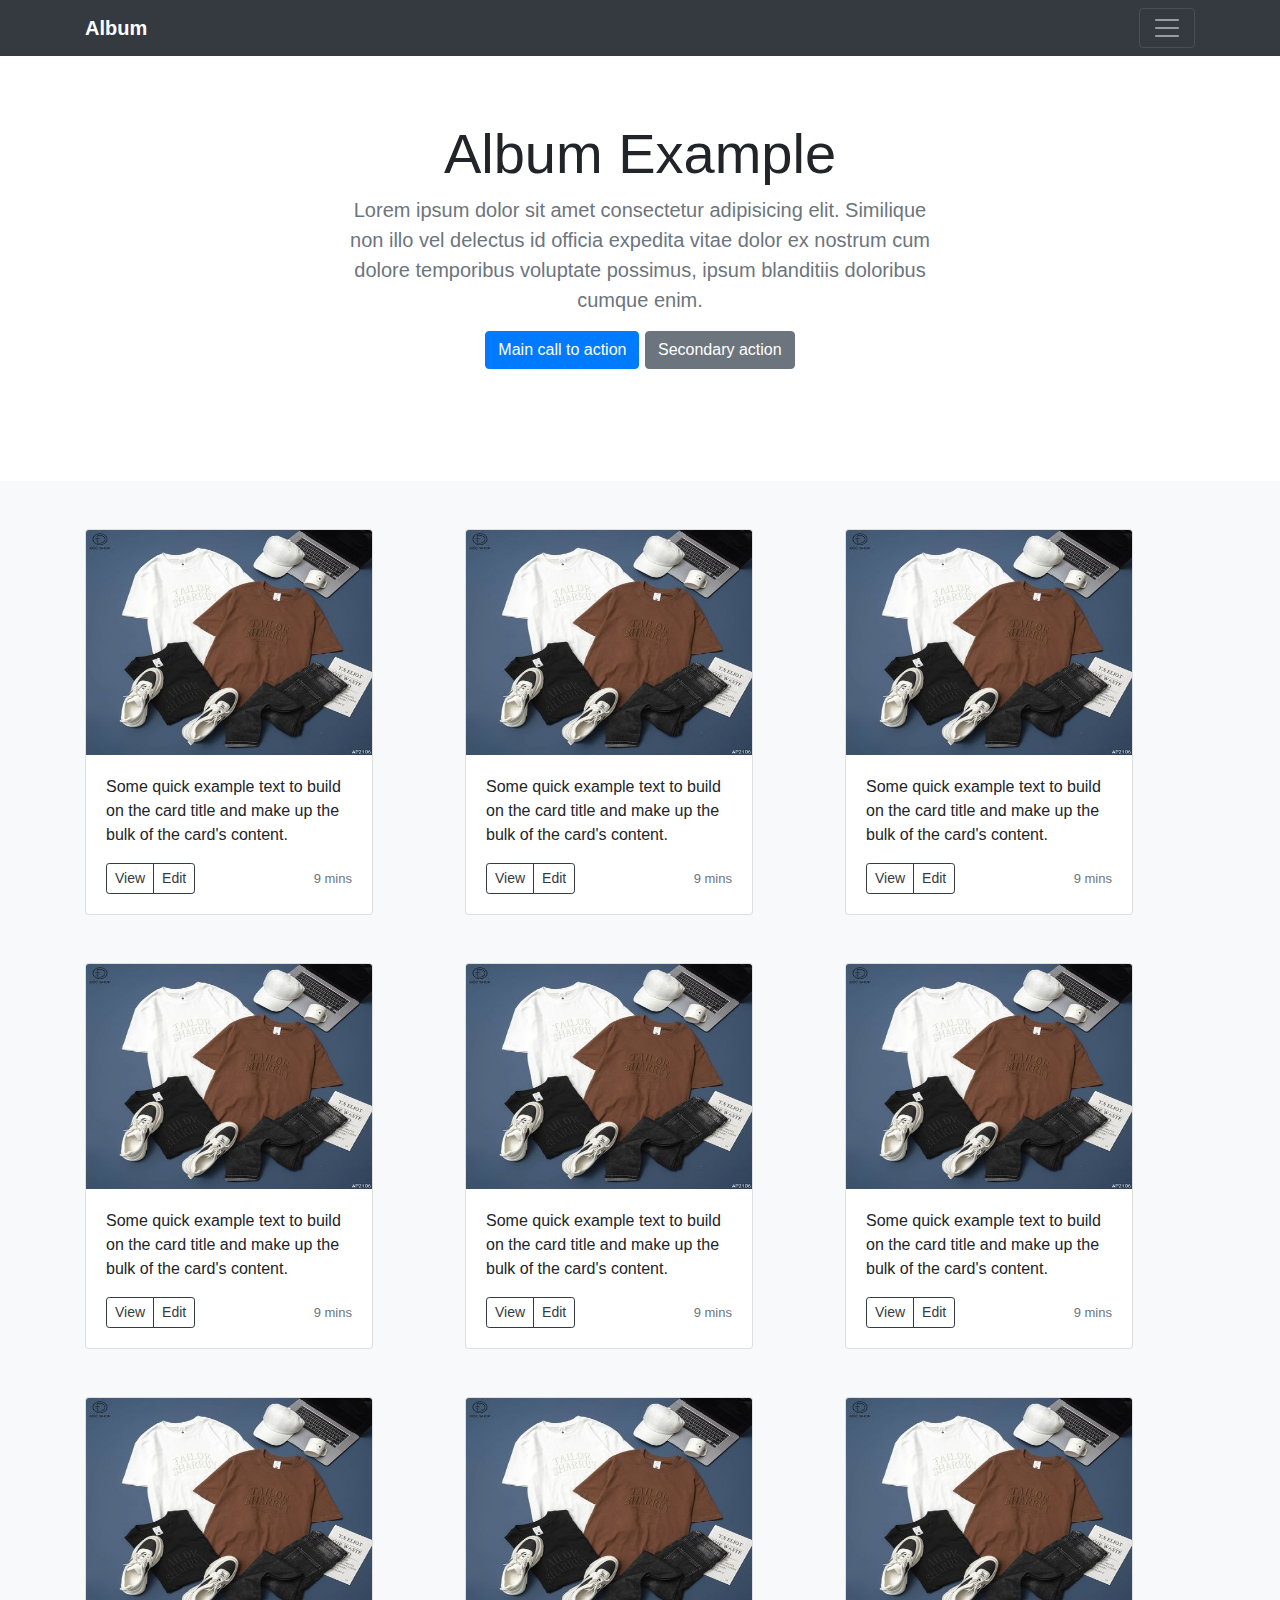
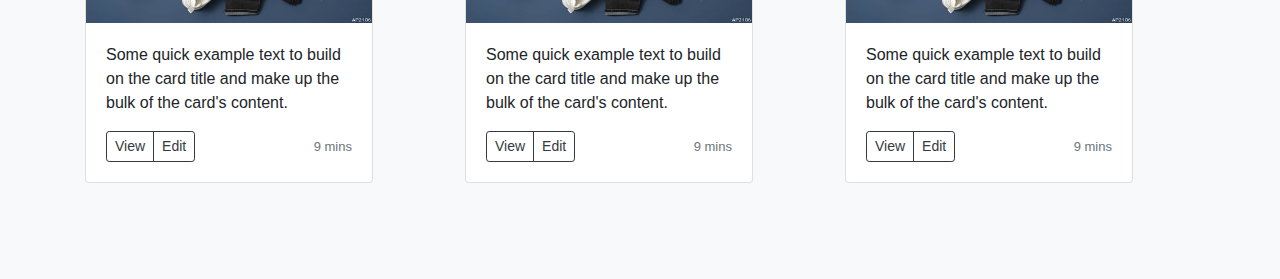
<file: Bai1/index.html>
<!DOCTYPE html>
<html lang="en">
<head>
    <meta charset="UTF-8">
    <meta http-equiv="X-UA-Compatible" content="IE=edge">
    <meta name="viewport" content="width=device-width, initial-scale=1.0">
    <title>Document</title>
    <link rel="stylesheet" href="Assest/style.css">
    <link rel="stylesheet" href="https://maxcdn.bootstrapcdn.com/bootstrap/4.0.0/css/bootstrap.min.css" integrity="sha384-Gn5384xqQ1aoWXA+058RXPxPg6fy4IWvTNh0E263XmFcJlSAwiGgFAW/dAiS6JXm" crossorigin="anonymous">
</head>
<body>
    <header>
            <div class="pos-f-t"> 
                <div class="collapse" id="navbarToggleExternalContent">
                  <div class="bg-dark p-4">
                    <div class="container">
                        <div class="row">
                            <div class="col-md-7">
                                <h4 class="text-white">About</h4>
                                <p class="text-muted">Lorem ipsum dolor sit amet consectetur adipisicing elit. Officiis debitis alias velit dolorum molestiae deleniti necessitatibus provident! Explicabo, sapiente repellendus, ipsum saepe molestiae a laborum possimus illo enim rem aliquam.</p>
                            </div>
                            <div class="offset-md-1">
                                <h4 class="text-white">Contact</h4>
                                <ul class="pl-0">
                                    <li><a href="#" class="text-white">Follow on Twitter</a></li>
                                    <li><a href="#" class="text-white">Like on Facebook</a></li>
                                    <li><a href="#" class="text-white">Email me</a></li>
                                </ul>
                            </div>
                        </div>
                  </div>
                </div>
                </div>
                <nav class="navbar navbar-dark bg-dark">
                    <div class="container justify-content-between">
                        <a href="#" style="font-size: 20px;" class="text-white font-weight-bold">Album</a>
                  <button class="navbar-toggler " type="button" data-toggle="collapse" data-target="#navbarToggleExternalContent" aria-controls="navbarToggleExternalContent" aria-expanded="false" aria-label="Toggle navigation">
                    <span class="navbar-toggler-icon"></span>
                  </button>
                  </div>
                </nav>
        </div>
    </header>
        <div class="jumbotron text-center bg-white">
            <div class="container">
            <h1 class="display-4">Album Example</h1>
            <p class="lead text-muted">Lorem ipsum dolor sit amet consectetur adipisicing elit. Similique non illo vel delectus id officia expedita vitae dolor ex nostrum cum dolore temporibus voluptate possimus, ipsum blanditiis doloribus cumque enim.</p>
            <p class="lead">
              <a class="btn btn-primary btn-md" href="#" role="button">Main call to action</a>
              <a class="btn btn-secondary btn-md" href="#" role="button">Secondary action</a>
            </p>
            </div>
          </div>
    <div class="main bg-light py-5">
        <div class="container">
            <div class="row">
                <div class="col-md-4 pb-5"><div class="card" style="width: 18rem;">
                    <img class="card-img-top" src="Assest/IMG/bum06176_thumb.jpg" style="height: 225px; width: 100%;" alt="Card image cap">
                    <div class="card-body">
                      <p class="card-text">Some quick example text to build on the card title and make up the bulk of the card's content.</p>
                     <div class="d-flex justify-content-between align-items-center">
                      <div class="btn-group btn-group-toggle" data-toggle="buttons">
                        <label class="btn btn-outline-dark btn-sm">
                          <input type="radio" name="options" id="option1" autocomplete="off" checked> View
                        </label>
                        <label class="btn btn-outline-dark btn-sm">
                          <input type="radio" name="options" id="option2" autocomplete="off"> Edit
                        </label>
                      </div>
                      <p style="font-size: small;" class="text-muted mb-0">9 mins</p>
                      </div>
                    </div>
                  </div></div>
                  <div class="col-md-4 pb-5"><div class="card" style="width: 18rem;">
                    <img class="card-img-top" src="Assest/IMG/bum06176_thumb.jpg" style="height: 225px; width: 100%;" alt="Card image cap">
                    <div class="card-body">
                      <p class="card-text">Some quick example text to build on the card title and make up the bulk of the card's content.</p>
                     <div class="d-flex justify-content-between align-items-center">
                      <div class="btn-group btn-group-toggle" data-toggle="buttons">
                        <label class="btn btn-outline-dark btn-sm">
                          <input type="radio" name="options" id="option1" autocomplete="off" checked> View
                        </label>
                        <label class="btn btn-outline-dark btn-sm">
                          <input type="radio" name="options" id="option2" autocomplete="off"> Edit
                        </label>
                      </div>
                      <p style="font-size: small;" class="text-muted mb-0">9 mins</p>
                      </div>
                    </div>
                  </div></div>
                  <div class="col-md-4 pb-5"><div class="card" style="width: 18rem;">
                    <img class="card-img-top" src="Assest/IMG/bum06176_thumb.jpg" style="height: 225px; width: 100%;" alt="Card image cap">
                    <div class="card-body">
                      <p class="card-text">Some quick example text to build on the card title and make up the bulk of the card's content.</p>
                     <div class="d-flex justify-content-between align-items-center">
                      <div class="btn-group btn-group-toggle" data-toggle="buttons">
                        <label class="btn btn-outline-dark btn-sm">
                          <input type="radio" name="options" id="option1" autocomplete="off" checked> View
                        </label>
                        <label class="btn btn-outline-dark btn-sm">
                          <input type="radio" name="options" id="option2" autocomplete="off"> Edit
                        </label>
                      </div>
                      <p style="font-size: small;" class="text-muted mb-0">9 mins</p>
                      </div>
                    </div>
                  </div></div>
                  <div class="col-md-4 pb-5"><div class="card" style="width: 18rem;">
                    <img class="card-img-top" src="Assest/IMG/bum06176_thumb.jpg" style="height: 225px; width: 100%;" alt="Card image cap">
                    <div class="card-body">
                      <p class="card-text">Some quick example text to build on the card title and make up the bulk of the card's content.</p>
                     <div class="d-flex justify-content-between align-items-center">
                      <div class="btn-group btn-group-toggle" data-toggle="buttons">
                        <label class="btn btn-outline-dark btn-sm">
                          <input type="radio" name="options" id="option1" autocomplete="off" checked> View
                        </label>
                        <label class="btn btn-outline-dark btn-sm">
                          <input type="radio" name="options" id="option2" autocomplete="off"> Edit
                        </label>
                      </div>
                      <p style="font-size: small;" class="text-muted mb-0">9 mins</p>
                      </div>
                    </div>
                  </div></div>
                  <div class="col-md-4 pb-5"><div class="card" style="width: 18rem;">
                    <img class="card-img-top" src="Assest/IMG/bum06176_thumb.jpg" style="height: 225px; width: 100%;" alt="Card image cap">
                    <div class="card-body">
                      <p class="card-text">Some quick example text to build on the card title and make up the bulk of the card's content.</p>
                     <div class="d-flex justify-content-between align-items-center">
                      <div class="btn-group btn-group-toggle" data-toggle="buttons">
                        <label class="btn btn-outline-dark btn-sm">
                          <input type="radio" name="options" id="option1" autocomplete="off" checked> View
                        </label>
                        <label class="btn btn-outline-dark btn-sm">
                          <input type="radio" name="options" id="option2" autocomplete="off"> Edit
                        </label>
                      </div>
                      <p style="font-size: small;" class="text-muted mb-0">9 mins</p>
                      </div>
                    </div>
                  </div></div>
                  <div class="col-md-4 pb-5"><div class="card" style="width: 18rem;">
                    <img class="card-img-top" src="Assest/IMG/bum06176_thumb.jpg" style="height: 225px; width: 100%;" alt="Card image cap">
                    <div class="card-body">
                      <p class="card-text">Some quick example text to build on the card title and make up the bulk of the card's content.</p>
                     <div class="d-flex justify-content-between align-items-center">
                      <div class="btn-group btn-group-toggle" data-toggle="buttons">
                        <label class="btn btn-outline-dark btn-sm">
                          <input type="radio" name="options" id="option1" autocomplete="off" checked> View
                        </label>
                        <label class="btn btn-outline-dark btn-sm">
                          <input type="radio" name="options" id="option2" autocomplete="off"> Edit
                        </label>
                      </div>
                      <p style="font-size: small;" class="text-muted mb-0">9 mins</p>
                      </div>
                    </div>
                  </div></div>
                  <div class="col-md-4 pb-5"><div class="card" style="width: 18rem;">
                    <img class="card-img-top" src="Assest/IMG/bum06176_thumb.jpg" style="height: 225px; width: 100%;" alt="Card image cap">
                    <div class="card-body">
                      <p class="card-text">Some quick example text to build on the card title and make up the bulk of the card's content.</p>
                     <div class="d-flex justify-content-between align-items-center">
                      <div class="btn-group btn-group-toggle" data-toggle="buttons">
                        <label class="btn btn-outline-dark btn-sm">
                          <input type="radio" name="options" id="option1" autocomplete="off" checked> View
                        </label>
                        <label class="btn btn-outline-dark btn-sm">
                          <input type="radio" name="options" id="option2" autocomplete="off"> Edit
                        </label>
                      </div>
                      <p style="font-size: small;" class="text-muted mb-0">9 mins</p>
                      </div>
                    </div>
                  </div></div>
                  <div class="col-md-4 pb-5"><div class="card" style="width: 18rem;">
                    <img class="card-img-top" src="Assest/IMG/bum06176_thumb.jpg" style="height: 225px; width: 100%;" alt="Card image cap">
                    <div class="card-body">
                      <p class="card-text">Some quick example text to build on the card title and make up the bulk of the card's content.</p>
                     <div class="d-flex justify-content-between align-items-center">
                      <div class="btn-group btn-group-toggle" data-toggle="buttons">
                        <label class="btn btn-outline-dark btn-sm">
                          <input type="radio" name="options" id="option1" autocomplete="off" checked> View
                        </label>
                        <label class="btn btn-outline-dark btn-sm">
                          <input type="radio" name="options" id="option2" autocomplete="off"> Edit
                        </label>
                      </div>
                      <p style="font-size: small;" class="text-muted mb-0">9 mins</p>
                      </div>
                    </div>
                  </div></div>
                  <div class="col-md-4 pb-5"><div class="card" style="width: 18rem;">
                    <img class="card-img-top" src="Assest/IMG/bum06176_thumb.jpg" style="height: 225px; width: 100%;" alt="Card image cap">
                    <div class="card-body">
                      <p class="card-text">Some quick example text to build on the card title and make up the bulk of the card's content.</p>
                     <div class="d-flex justify-content-between align-items-center">
                      <div class="btn-group btn-group-toggle" data-toggle="buttons">
                        <label class="btn btn-outline-dark btn-sm">
                          <input type="radio" name="options" id="option1" autocomplete="off" checked> View
                        </label>
                        <label class="btn btn-outline-dark btn-sm">
                          <input type="radio" name="options" id="option2" autocomplete="off"> Edit
                        </label>
                      </div>
                      <p style="font-size: small;" class="text-muted mb-0">9 mins</p>
                      </div>
                    </div>
                  </div></div>
            </div>
        </div>
    </div>
  
</body>
<script src="https://code.jquery.com/jquery-3.2.1.slim.min.js" integrity="sha384-KJ3o2DKtIkvYIK3UENzmM7KCkRr/rE9/Qpg6aAZGJwFDMVNA/GpGFF93hXpG5KkN" crossorigin="anonymous"></script>
<script src="https://cdnjs.cloudflare.com/ajax/libs/popper.js/1.12.9/umd/popper.min.js" integrity="sha384-ApNbgh9B+Y1QKtv3Rn7W3mgPxhU9K/ScQsAP7hUibX39j7fakFPskvXusvfa0b4Q" crossorigin="anonymous"></script>
<script src="https://maxcdn.bootstrapcdn.com/bootstrap/4.0.0/js/bootstrap.min.js" integrity="sha384-JZR6Spejh4U02d8jOt6vLEHfe/JQGiRRSQQxSfFWpi1MquVdAyjUar5+76PVCmYl" crossorigin="anonymous"></script>
</html>
</file>
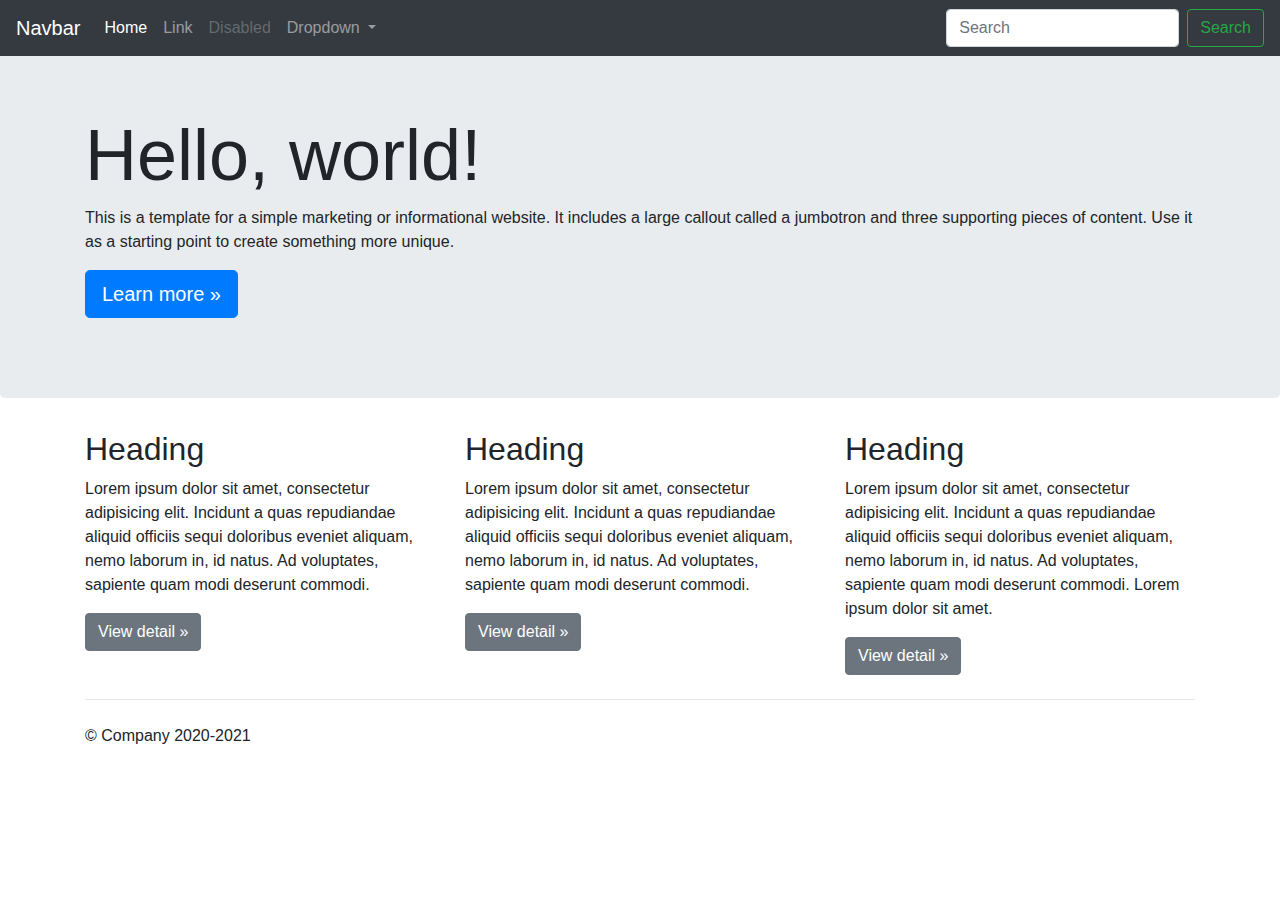
<file: Bai2/index.html>
<!DOCTYPE html>
<html lang="en">
<head>
    <meta charset="UTF-8">
    <meta http-equiv="X-UA-Compatible" content="IE=edge">
    <meta name="viewport" content="width=device-width, initial-scale=1.0">
    <title>Document</title>
    <link rel="stylesheet" href="Assets/style.css">
    <link rel="stylesheet" href="https://maxcdn.bootstrapcdn.com/bootstrap/4.0.0/css/bootstrap.min.css" integrity="sha384-Gn5384xqQ1aoWXA+058RXPxPg6fy4IWvTNh0E263XmFcJlSAwiGgFAW/dAiS6JXm" crossorigin="anonymous">
</head>
<body>
    <nav class="navbar navbar-expand-lg fixed-top navbar-dark bg-dark">
        <a class="navbar-brand" href="#">Navbar</a>
        <button class="navbar-toggler" type="button" data-toggle="collapse" data-target="#navbarSupportedContent" aria-controls="navbarSupportedContent" aria-expanded="false" aria-label="Toggle navigation">
          <span class="navbar-toggler-icon"></span>
        </button>
        <div class="collapse navbar-collapse" id="navbarSupportedContent">
          <ul class="navbar-nav mr-auto">
            <li class="nav-item active">
              <a class="nav-link" href="#">Home <span class="sr-only">(current)</span></a>
            </li>
            <li class="nav-item">
              <a class="nav-link" href="#">Link</a>
            </li>
            <li class="nav-item">
                <a class="nav-link disabled" href="#">Disabled</a>
              </li>
            <li class="nav-item dropdown">
              <a class="nav-link dropdown-toggle" href="#" id="navbarDropdown" role="button" data-toggle="dropdown" aria-haspopup="true" aria-expanded="false">
                Dropdown
              </a>
              <div class="dropdown-menu" aria-labelledby="navbarDropdown">
                <a class="dropdown-item" href="#">Action</a>
                <a class="dropdown-item" href="#">Another action</a>
                <div class="dropdown-divider"></div>
                <a class="dropdown-item" href="#">Something else here</a>
              </div>
            </li>
          </ul>
          <form class="form-inline my-2 my-lg-0">
            <input class="form-control mr-sm-2" type="search" placeholder="Search" aria-label="Search">
            <button class="btn btn-outline-success my-2 my-sm-0" type="submit">Search</button>
          </form>
        </div>
      </nav>
      <div class="jumbotron mt-5">
          <div class="container">
            <h1 class="display-3">Hello, world!</h1>
            <p>This is a template for a simple marketing or informational website. It includes a large callout called a jumbotron and three supporting pieces of content. Use it as a starting point to create something more unique.</p>
            <p class="lead">
              <a class="btn btn-primary btn-lg" href="#" role="button">Learn more »</a>
            </p>
          </div>
      </div>
      <div class="container">
          <div class="row">
            <div class="col-md-4">
                <h2>Heading</h2>
                <p>Lorem ipsum dolor sit amet, consectetur adipisicing elit. Incidunt a quas repudiandae aliquid officiis sequi doloribus eveniet aliquam, nemo laborum in, id natus. Ad voluptates, sapiente quam modi deserunt commodi.</p>
                <a class="btn btn-secondary" href="#" role="button">View detail »</a>
            </div>
            <div class="col-md-4">
                <h2>Heading</h2>
                <p>Lorem ipsum dolor sit amet, consectetur adipisicing elit. Incidunt a quas repudiandae aliquid officiis sequi doloribus eveniet aliquam, nemo laborum in, id natus. Ad voluptates, sapiente quam modi deserunt commodi.</p>
                <a class="btn btn-secondary" href="#" role="button">View detail »</a>
            </div>
            <div class="col-md-4">
                <h2>Heading</h2>
                <p>Lorem ipsum dolor sit amet, consectetur adipisicing elit. Incidunt a quas repudiandae aliquid officiis sequi doloribus eveniet aliquam, nemo laborum in, id natus. Ad voluptates, sapiente quam modi deserunt commodi. Lorem ipsum dolor sit amet.</p>
                <a class="btn btn-secondary" href="#" role="button">View detail »</a>
            </div>
          </div>
          <hr class="my-4">
      </div>
      <div class="footer">
        <div class="container">
          <p>© Company 2020-2021</p>
        </div>
      </div>
</body>
<script src="https://code.jquery.com/jquery-3.2.1.slim.min.js" integrity="sha384-KJ3o2DKtIkvYIK3UENzmM7KCkRr/rE9/Qpg6aAZGJwFDMVNA/GpGFF93hXpG5KkN" crossorigin="anonymous"></script>
<script src="https://cdnjs.cloudflare.com/ajax/libs/popper.js/1.12.9/umd/popper.min.js" integrity="sha384-ApNbgh9B+Y1QKtv3Rn7W3mgPxhU9K/ScQsAP7hUibX39j7fakFPskvXusvfa0b4Q" crossorigin="anonymous"></script>
<script src="https://maxcdn.bootstrapcdn.com/bootstrap/4.0.0/js/bootstrap.min.js" integrity="sha384-JZR6Spejh4U02d8jOt6vLEHfe/JQGiRRSQQxSfFWpi1MquVdAyjUar5+76PVCmYl" crossorigin="anonymous"></script>
</html>
</file>
<file: Bai1/Assest/style.css>
body{
    padding: 0;
    margin: 0;
}
.container{
    max-width: 1000px;
}
ul{
    list-style: none;
}
/* ul li{
    color: white;
} */ 
/* .container-jumbotron{
    max-width: 500px;
    /* justify-content: center; */
.jumbotron .container{
    max-width: 40rem;
}
/* .btn{
    position: relative;
} */
</file>
<file: Bai2/Assets/style.css>
body{
    margin: 0;
    padding: 0;
}
.container{
    max-width: 1000px;
}
</file>
